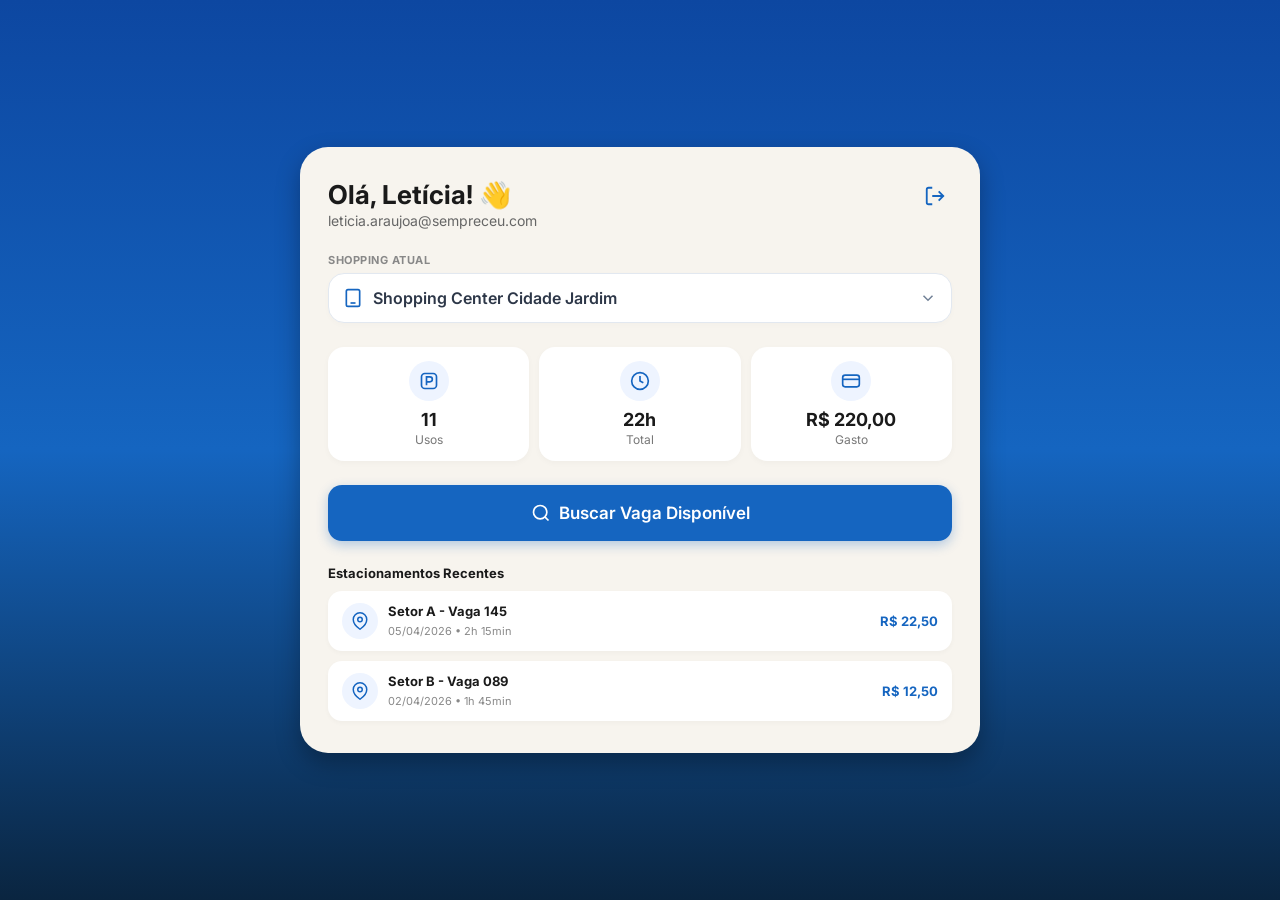
<file: Front-end/principal.html>
<!DOCTYPE html>
<html lang="pt-BR">
<head>
  <meta charset="UTF-8" />
  <meta name="viewport" content="width=device-width, initial-scale=1.0, maximum-scale=1.0, user-scalable=no" />
  <title>EstaciA - Início</title>
  <link rel="preconnect" href="https://fonts.googleapis.com">
  <link rel="preconnect" href="https://fonts.gstatic.com" crossorigin>
  <link href="https://fonts.googleapis.com/css2?family=Inter:wght@400;500;600;700&display=swap" rel="stylesheet">
  
  <style>
    * {
      box-sizing: border-box;
      margin: 0;
      padding: 0;
      font-family: 'Inter', sans-serif;
      -webkit-tap-highlight-color: transparent;
    }

    body {
      background: linear-gradient(180deg, #0d47a1 0%, #1565c0 50%, #0a2540 100%);
      display: flex;
      justify-content: center;
      align-items: center;
      min-height: 100vh;
      padding: 16px;
    }

    /* Container base ajustável */
    .card-container {
      background-color: #f7f4ee;
      width: 100%;
      max-width: 420px;
      border-radius: 28px;
      overflow: hidden;
      box-shadow: 0 10px 25px rgba(0, 0, 0, 0.3);
      padding: 24px 20px;
      display: flex;
      flex-direction: column;
      gap: 20px;
      transition: max-width 0.3s ease;
    }

    /* ADAPTAÇÃO PARA TABLETS / CENTRAL MULTIMÍDIA DO CARRO (TELAS MAIORES) */
    @media (min-width: 768px) {
      .card-container {
        max-width: 680px;
        padding: 32px 28px;
        gap: 24px;
      }

      .user-info h2 {
        font-size: 26px !important;
      }

      .user-info p {
        font-size: 14px !important;
      }

      .stat-value {
        font-size: 18px !important;
      }

      .stat-label {
        font-size: 12px !important;
      }

      .btn-search {
        padding: 18px !important;
        font-size: 17px !important;
      }

      .select-input {
        font-size: 16px !important;
      }
    }

    .header-user {
      display: flex;
      justify-content: space-between;
      align-items: flex-start;
    }

    .user-info h2 {
      font-size: 22px;
      font-weight: 700;
      color: #1a1a1a;
      display: flex;
      align-items: center;
      gap: 6px;
    }

    .user-info p {
      font-size: 12px;
      color: #666666;
      margin-top: 2px;
    }

    .logout-btn {
      background: none;
      border: none;
      color: #1565c0;
      cursor: pointer;
      padding: 6px;
      display: flex;
      align-items: center;
      justify-content: center;
      text-decoration: none;
      border-radius: 50%;
      transition: background-color 0.2s ease;
    }

    .logout-btn:active {
      background-color: rgba(21, 101, 192, 0.1);
    }

    .select-section {
      display: flex;
      flex-direction: column;
      gap: 6px;
    }

    .select-label {
      font-size: 11px;
      font-weight: 700;
      color: #888888;
      letter-spacing: 0.5px;
    }

    .select-wrapper {
      position: relative;
      width: 100%;
      background-color: #ffffff;
      border: 1px solid #e2e8f0;
      border-radius: 16px;
      display: flex;
      align-items: center;
      padding: 0 14px;
      box-shadow: 0 2px 6px rgba(0,0,0,0.02);
      transition: all 0.2s ease;
    }

    .select-wrapper:focus-within {
      border-color: #1565c0;
      box-shadow: 0 0 0 3px rgba(21, 101, 192, 0.12);
    }

    .select-icon {
      margin-right: 10px;
      display: flex;
      align-items: center;
      color: #1565c0;
      flex-shrink: 0;
    }

    .select-dropdown-icon {
      margin-left: 8px;
      pointer-events: none;
      display: flex;
      align-items: center;
      color: #718096;
      flex-shrink: 0;
    }

    .select-input {
      width: 100%;
      border: none;
      background: transparent;
      padding: 14px 0;
      font-size: 14px;
      font-weight: 600;
      color: #2d3748;
      outline: none;
      cursor: pointer;
      appearance: none;
      -webkit-appearance: none;
      -moz-appearance: none;
    }

    .stats-grid {
      display: grid;
      grid-template-columns: repeat(3, 1fr);
      gap: 10px;
    }

    .stat-card {
      background-color: #ffffff;
      border-radius: 16px;
      padding: 14px 8px;
      text-align: center;
      display: flex;
      flex-direction: column;
      align-items: center;
      box-shadow: 0 2px 6px rgba(0,0,0,0.03);
    }

    .icon-badge {
      width: 40px;
      height: 40px;
      border-radius: 50%;
      background-color: #eef4ff;
      display: flex;
      align-items: center;
      justify-content: center;
      margin-bottom: 8px;
      color: #1565c0;
    }

    .stat-value {
      font-size: 15px;
      font-weight: 700;
      color: #1a1a1a;
    }

    .stat-label {
      font-size: 11px;
      color: #777777;
      margin-top: 2px;
    }

    .btn-search {
      width: 100%;
      background-color: #1565c0;
      color: #ffffff;
      border: none;
      padding: 16px;
      border-radius: 14px;
      font-size: 15px;
      font-weight: 600;
      cursor: pointer;
      display: flex;
      align-items: center;
      justify-content: center;
      gap: 8px;
      box-shadow: 0 4px 12px rgba(21, 101, 192, 0.3);
      text-decoration: none;
    }

    .recent-section {
      display: flex;
      flex-direction: column;
      gap: 10px;
    }

    .recent-title {
      font-size: 13px;
      font-weight: 700;
      color: #1a1a1a;
    }

    .history-card {
      background-color: #ffffff;
      border-radius: 14px;
      padding: 12px 14px;
      display: flex;
      align-items: center;
      justify-content: space-between;
      box-shadow: 0 2px 5px rgba(0,0,0,0.03);
    }

    .history-info {
      display: flex;
      align-items: center;
      gap: 10px;
    }

    .history-details strong {
      display: block;
      font-size: 13px;
      color: #1a1a1a;
    }

    .history-details span {
      font-size: 11px;
      color: #888888;
    }

    .history-price {
      font-size: 13px;
      font-weight: 700;
      color: #1565c0;
    }
  </style>
</head>
<body>

  <div class="card-container">
    
    <!-- CABEÇALHO DO USUÁRIO -->
    <div class="header-user">
      <div class="user-info">
        <h2>Olá, Letícia! 👋</h2>
        <p>leticia.araujoa@sempreceu.com</p>
      </div>
      <a href="index.html" class="logout-btn" title="Sair">
        <svg width="22" height="22" viewBox="0 0 24 24" fill="none" stroke="currentColor" stroke-width="2"><path d="M9 21H5a2 2 0 0 1-2-2V5a2 2 0 0 1 2-2h4"/><polyline points="16 17 21 12 16 7"/><line x1="21" y1="12" x2="9" y2="12"/></svg>
      </a>
    </div>

    <!-- SELEÇÃO DE SHOPPING -->
    <div class="select-section">
      <span class="select-label">SHOPPING ATUAL</span>
      <div class="select-wrapper">
        <div class="select-icon">
          <svg width="20" height="20" viewBox="0 0 24 24" fill="none" stroke="currentColor" stroke-width="2"><rect x="4" y="2" width="16" height="20" rx="2"/><line x1="9" y1="6" x2="9" y2="6"/><line x1="15" y1="6" x2="15" y2="6"/><line x1="9" y1="10" x2="9" y2="10"/><line x1="15" y1="10" x2="15" y2="10"/><line x1="9" y1="14" x2="9" y2="14"/><line x1="15" y1="14" x2="15" y2="14"/><line x1="9" y1="18" x2="15" y2="18"/></svg>
        </div>
        <select class="select-input" id="shoppingSelect" onchange="atualizarShopping(this.value)">
          <option value="Shopping Center Cidade Jardim">Shopping Center Cidade Jardim</option>
          <option value="Brasilia Shopping">Brasilia Shopping</option>
          <option value="Shopping Boulevard">Shopping Boulevard</option>
          <option value="Shopping Pátio Central">Shopping Pátio Central</option>
        </select>
        <div class="select-dropdown-icon">
          <svg width="18" height="18" viewBox="0 0 24 24" fill="none" stroke="currentColor" stroke-width="2"><polyline points="6 9 12 15 18 9"/></svg>
        </div>
      </div>
    </div>

    <!-- RESUMO DE ESTATÍSTICAS -->
    <div class="stats-grid">
      <div class="stat-card">
        <div class="icon-badge">
          <svg width="20" height="20" viewBox="0 0 24 24" fill="none" stroke="currentColor" stroke-width="2"><rect x="3" y="3" width="18" height="18" rx="4"/><path d="M9 17V7h4a3 3 0 0 1 0 6H9"/></svg>
        </div>
        <span class="stat-value">11</span>
        <span class="stat-label">Usos</span>
      </div>

      <div class="stat-card">
        <div class="icon-badge">
          <svg width="20" height="20" viewBox="0 0 24 24" fill="none" stroke="currentColor" stroke-width="2"><circle cx="12" cy="12" r="10"/><polyline points="12 6 12 12 16 14"/></svg>
        </div>
        <span class="stat-value">22h</span>
        <span class="stat-label">Total</span>
      </div>

      <div class="stat-card">
        <div class="icon-badge">
          <svg width="20" height="20" viewBox="0 0 24 24" fill="none" stroke="currentColor" stroke-width="2"><rect x="2" y="5" width="20" height="14" rx="3"/><line x1="2" y1="10" x2="22" y2="10"/></svg>
        </div>
        <span class="stat-value">R$ 220,00</span>
        <span class="stat-label">Gasto</span>
      </div>
    </div>

    <!-- BOTÃO PRINCIPAL DE BUSCA -->
    <a href="setores.html" class="btn-search">
      <svg width="20" height="20" viewBox="0 0 24 24" fill="none" stroke="currentColor" stroke-width="2"><circle cx="11" cy="11" r="8"/><line x1="21" y1="21" x2="16.65" y2="16.65"/></svg>
      Buscar Vaga Disponível
    </a>

    <!-- HISTÓRICO RECENTE -->
    <div class="recent-section">
      <span class="recent-title">Estacionamentos Recentes</span>
      
      <div class="history-card">
        <div class="history-info">
          <div class="icon-badge" style="margin-bottom:0; width:36px; height:36px;">
            <svg width="18" height="18" viewBox="0 0 24 24" fill="none" stroke="currentColor" stroke-width="2"><path d="M21 10c0 7-9 13-9 13s-9-6-9-13a9 9 0 0 1 18 0z"/><circle cx="12" cy="10" r="3"/></svg>
          </div>
          <div class="history-details">
            <strong>Setor A - Vaga 145</strong>
            <span>05/04/2026 • 2h 15min</span>
          </div>
        </div>
        <span class="history-price">R$ 22,50</span>
      </div>

      <div class="history-card">
        <div class="history-info">
          <div class="icon-badge" style="margin-bottom:0; width:36px; height:36px;">
            <svg width="18" height="18" viewBox="0 0 24 24" fill="none" stroke="currentColor" stroke-width="2"><path d="M21 10c0 7-9 13-9 13s-9-6-9-13a9 9 0 0 1 18 0z"/><circle cx="12" cy="10" r="3"/></svg>
          </div>
          <div class="history-details">
            <strong>Setor B - Vaga 089</strong>
            <span>02/04/2026 • 1h 45min</span>
          </div>
        </div>
        <span class="history-price">R$ 12,50</span>
      </div>
    </div>

  </div>

  <script>
    window.addEventListener('DOMContentLoaded', () => {
      const shoppingSalvo = localStorage.getItem('shoppingSelecionado');
      if (shoppingSalvo) {
        document.getElementById('shoppingSelect').value = shoppingSalvo;
      }
    });

    function atualizarShopping(valor) {
      localStorage.setItem('shoppingSelecionado', valor);
    }
  </script>

</body>
</html>
</file>
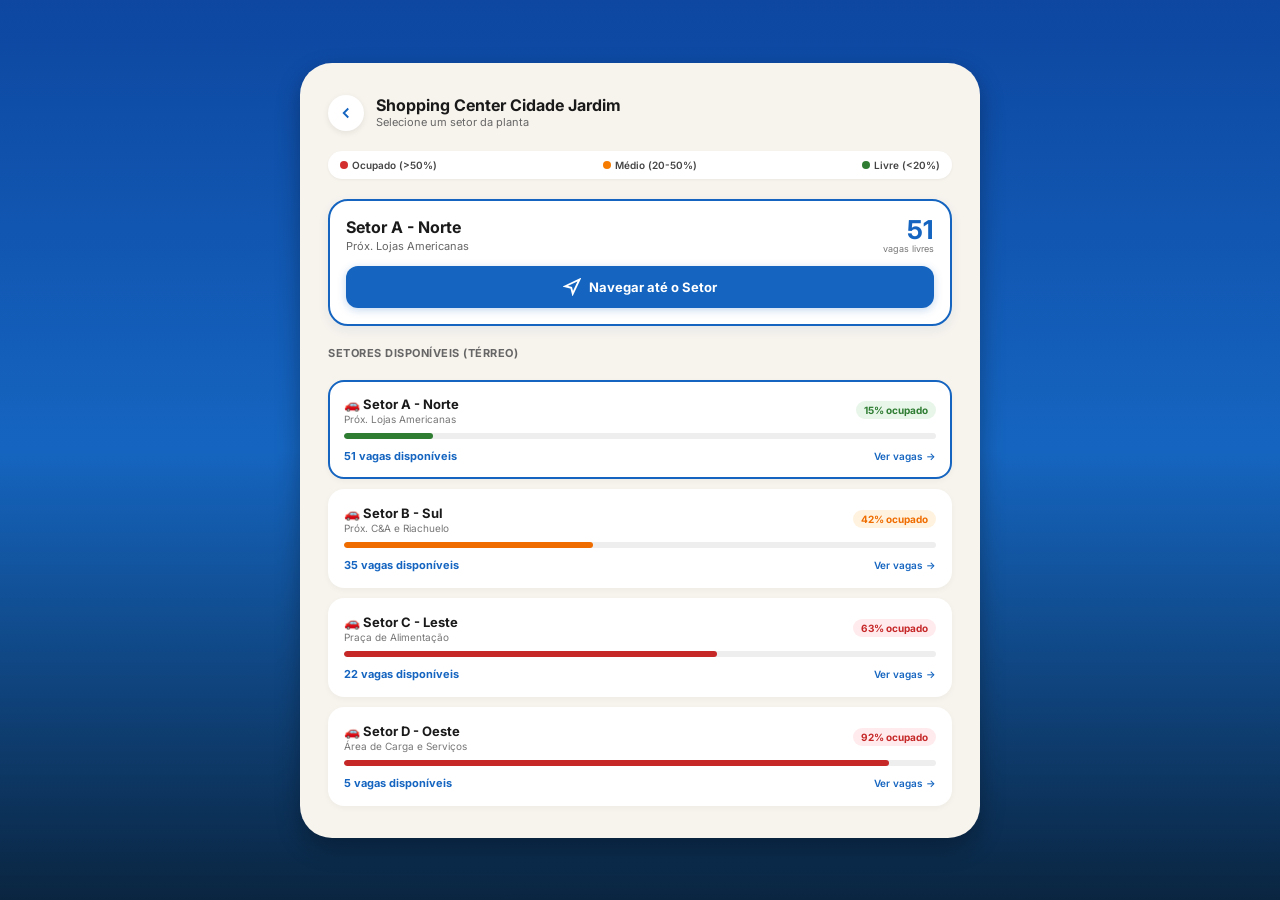
<file: Front-end/setores.html>
<!DOCTYPE html>
<html lang="pt-BR">
<head>
  <meta charset="UTF-8" />
  <meta name="viewport" content="width=device-width, initial-scale=1.0, maximum-scale=1.0, user-scalable=no" />
  <title>estacIA - Setores Shopping Cidade Jardim</title>
  <link rel="preconnect" href="https://fonts.googleapis.com">
  <link rel="preconnect" href="https://fonts.gstatic.com" crossorigin>
  <link href="https://fonts.googleapis.com/css2?family=Inter:wght@400;500;600;700&display=swap" rel="stylesheet">

  <style>
    * { box-sizing: border-box; margin: 0; padding: 0; font-family: 'Inter', sans-serif; -webkit-tap-highlight-color: transparent; }
    body { background: linear-gradient(180deg, #0d47a1 0%, #1565c0 50%, #0a2540 100%); display: flex; justify-content: center; align-items: center; min-height: 100vh; padding: 16px; }
    .card-container { background-color: #f7f3ed; width: 100%; max-width: 420px; border-radius: 28px; overflow: hidden; box-shadow: 0 10px 25px rgba(0, 0, 0, 0.3); display: flex; flex-direction: column; padding: 20px 16px; gap: 16px; }
    @media (min-width: 768px) { .card-container { max-width: 680px; padding: 32px 28px; gap: 20px; border-radius: 32px; } }

    .header { display: flex; align-items: center; gap: 12px; }
    .btn-back { width: 36px; height: 36px; background-color: #ffffff; border-radius: 50%; display: flex; align-items: center; justify-content: center; color: #1565c0; box-shadow: 0 2px 6px rgba(0,0,0,0.08); flex-shrink: 0; cursor: pointer; border: none; outline: none; }
    .header-title-group { flex: 1; }
    .header-title { font-size: 16px; font-weight: 700; color: #1a1a1a; line-height: 1.2; }
    .header-subtitle { font-size: 11px; color: #666666; }

    .legend-bar { background-color: #ffffff; border-radius: 20px; padding: 8px 12px; display: flex; justify-content: space-between; align-items: center; font-size: 10px; font-weight: 600; color: #444444; box-shadow: 0 1px 3px rgba(0,0,0,0.05); }
    .legend-item { display: flex; align-items: center; gap: 4px; }
    .dot { width: 8px; height: 8px; border-radius: 50%; }
    .dot.red { background-color: #d32f2f; }
    .dot.orange { background-color: #f57c00; }
    .dot.green { background-color: #2e7d32; }

    .highlight-card { background-color: #ffffff; border: 2px solid #1565c0; border-radius: 20px; padding: 16px; display: flex; flex-direction: column; gap: 12px; box-shadow: 0 4px 12px rgba(21, 101, 192, 0.08); }
    .highlight-header { display: flex; justify-content: space-between; align-items: flex-start; }
    .highlight-title { font-size: 16px; font-weight: 700; color: #1a1a1a; }
    .highlight-sub { font-size: 11px; color: #666666; margin-top: 2px; }
    .highlight-vagas { text-align: right; }
    .vagas-num { font-size: 26px; font-weight: 700; color: #1565c0; line-height: 1; }
    .vagas-lbl { font-size: 9px; color: #777777; }

    .btn-navigate { width: 100%; background-color: #1565c0; color: #ffffff; border: none; padding: 12px; border-radius: 12px; font-size: 13px; font-weight: 700; display: flex; align-items: center; justify-content: center; gap: 8px; box-shadow: 0 2px 8px rgba(21, 101, 192, 0.25); cursor: pointer; transition: background-color 0.2s, transform 0.1s; }
    .btn-navigate:active { transform: scale(0.98); background-color: #0d47a1; }

    .section-label { font-size: 11px; font-weight: 700; color: #666666; text-transform: uppercase; letter-spacing: 0.5px; }
    .sectors-list { display: flex; flex-direction: column; gap: 10px; }
    .sector-item { background-color: #ffffff; border-radius: 16px; padding: 14px; display: flex; flex-direction: column; gap: 8px; box-shadow: 0 2px 6px rgba(0,0,0,0.04); border: 2px solid transparent; cursor: pointer; transition: border-color 0.2s; }
    .sector-item.active { border-color: #1565c0; }
    .sector-row-top { display: flex; justify-content: space-between; align-items: center; }
    .sector-name { font-size: 13px; font-weight: 700; color: #1a1a1a; display: flex; align-items: center; gap: 6px; }
    .sector-sub { font-size: 10px; color: #777777; margin-top: 1px; }

    .badge-percent { font-size: 10px; font-weight: 700; padding: 3px 8px; border-radius: 10px; }
    .badge-percent.green { background-color: #e8f5e9; color: #2e7d32; }
    .badge-percent.orange { background-color: #fff3e0; color: #ef6c00; }
    .badge-percent.red { background-color: #ffebee; color: #c62828; }

    .progress-bar-bg { width: 100%; height: 6px; background-color: #eee; border-radius: 3px; overflow: hidden; }
    .progress-bar-fill { height: 100%; border-radius: 3px; }
    .progress-bar-fill.green { background-color: #2e7d32; width: 15%; }
    .progress-bar-fill.orange { background-color: #ef6c00; width: 42%; }
    .progress-bar-fill.red-63 { background-color: #c62828; width: 63%; }
    .progress-bar-fill.red-92 { background-color: #c62828; width: 92%; }

    .sector-row-bottom { display: flex; justify-content: space-between; align-items: center; font-size: 11px; margin-top: 2px; }
    .vagas-avail { font-weight: 700; color: #1565c0; }
    .link-ver-vagas { color: #1565c0; font-weight: 600; font-size: 10px; cursor: pointer; }
  </style>
</head>
<body>

  <div class="card-container">
    <header class="header">
      <button class="btn-back" onclick="window.location.href='principal.html'">
        <svg width="18" height="18" viewBox="0 0 24 24" fill="none" stroke="currentColor" stroke-width="2.5"><polyline points="15 18 9 12 15 6"/></svg>
      </button>
      <div class="header-title-group">
        <h1 class="header-title">Shopping Center Cidade Jardim</h1>
        <p class="header-subtitle">Selecione um setor da planta</p>
      </div>
    </header>

    <div class="legend-bar">
      <div class="legend-item"><span class="dot red"></span> Ocupado (>50%)</div>
      <div class="legend-item"><span class="dot orange"></span> Médio (20-50%)</div>
      <div class="legend-item"><span class="dot green"></span> Livre (<20%)</div>
    </div>

    <!-- Destaque do Setor Selecionado -->
    <div class="highlight-card">
      <div class="highlight-header">
        <div>
          <h2 class="highlight-title" id="activeSectorTitle">Setor A - Norte</h2>
          <p class="highlight-sub" id="activeSectorSub">Próx. Lojas Americanas</p>
        </div>
        <div class="highlight-vagas">
          <div class="vagas-num" id="activeSectorVagas">51</div>
          <div class="vagas-lbl">vagas livres</div>
        </div>
      </div>

      <!-- BOTÃO NAVEGAR ATÉ O SETOR -->
      <button class="btn-navigate" onclick="startNavigation()">
        <svg width="18" height="18" viewBox="0 0 24 24" fill="none" stroke="currentColor" stroke-width="2.5"><polygon points="3 11 22 2 13 21 11 13 3 11"/></svg>
        Navegar até o Setor
      </button>
    </div>

    <span class="section-label">Setores Disponíveis (Térreo)</span>

    <div class="sectors-list">
      <div class="sector-item active" onclick="selectSector('Setor A - Norte', 'Próx. Lojas Americanas', '51', this)">
        <div class="sector-row-top">
          <div>
            <div class="sector-name">🚗 Setor A - Norte</div>
            <div class="sector-sub">Próx. Lojas Americanas</div>
          </div>
          <span class="badge-percent green">15% ocupado</span>
        </div>
        <div class="progress-bar-bg"><div class="progress-bar-fill green"></div></div>
        <div class="sector-row-bottom">
          <span class="vagas-avail">51 vagas disponíveis</span>
          <span class="link-ver-vagas" onclick="event.stopPropagation(); selectSector('Setor A - Norte', 'Próx. Lojas Americanas', '51', this.parentElement.parentElement); startNavigation();">Ver vagas →</span>
        </div>
      </div>

      <div class="sector-item" onclick="selectSector('Setor B - Sul', 'Próx. C&A e Riachuelo', '35', this)">
        <div class="sector-row-top">
          <div>
            <div class="sector-name">🚗 Setor B - Sul</div>
            <div class="sector-sub">Próx. C&A e Riachuelo</div>
          </div>
          <span class="badge-percent orange">42% ocupado</span>
        </div>
        <div class="progress-bar-bg"><div class="progress-bar-fill orange"></div></div>
        <div class="sector-row-bottom">
          <span class="vagas-avail">35 vagas disponíveis</span>
          <span class="link-ver-vagas" onclick="event.stopPropagation(); selectSector('Setor B - Sul', 'Próx. C&A e Riachuelo', '35', this.parentElement.parentElement); startNavigation();">Ver vagas →</span>
        </div>
      </div>

      <div class="sector-item" onclick="selectSector('Setor C - Leste', 'Praça de Alimentação', '22', this)">
        <div class="sector-row-top">
          <div>
            <div class="sector-name">🚗 Setor C - Leste</div>
            <div class="sector-sub">Praça de Alimentação</div>
          </div>
          <span class="badge-percent red">63% ocupado</span>
        </div>
        <div class="progress-bar-bg"><div class="progress-bar-fill red-63"></div></div>
        <div class="sector-row-bottom">
          <span class="vagas-avail">22 vagas disponíveis</span>
          <span class="link-ver-vagas" onclick="event.stopPropagation(); selectSector('Setor C - Leste', 'Praça de Alimentação', '22', this.parentElement.parentElement); startNavigation();">Ver vagas →</span>
        </div>
      </div>

      <div class="sector-item" onclick="selectSector('Setor D - Oeste', 'Área de Carga e Serviços', '5', this)">
        <div class="sector-row-top">
          <div>
            <div class="sector-name">🚗 Setor D - Oeste</div>
            <div class="sector-sub">Área de Carga e Serviços</div>
          </div>
          <span class="badge-percent red">92% ocupado</span>
        </div>
        <div class="progress-bar-bg"><div class="progress-bar-fill red-92"></div></div>
        <div class="sector-row-bottom">
          <span class="vagas-avail">5 vagas disponíveis</span>
          <span class="link-ver-vagas" onclick="event.stopPropagation(); selectSector('Setor D - Oeste', 'Área de Carga e Serviços', '5', this.parentElement.parentElement); startNavigation();">Ver vagas →</span>
        </div>
      </div>
    </div>
  </div>

  <script>
    let currentSelectedSector = { title: 'Setor A - Norte', sub: 'Próx. Lojas Americanas', vagas: '51' };

    function selectSector(title, sub, vagas, element) {
      currentSelectedSector = { title, sub, vagas };
      document.getElementById('activeSectorTitle').innerText = title;
      document.getElementById('activeSectorSub').innerText = sub;
      document.getElementById('activeSectorVagas').innerText = vagas;

      document.querySelectorAll('.sector-item').forEach(item => item.classList.remove('active'));
      if(element) element.classList.add('active');
    }

    function startNavigation() {
      localStorage.setItem('selectedSector', JSON.stringify(currentSelectedSector));
      window.location.href = 'navegacao.html';
    }
  </script>
</body>
</html>
</file>
